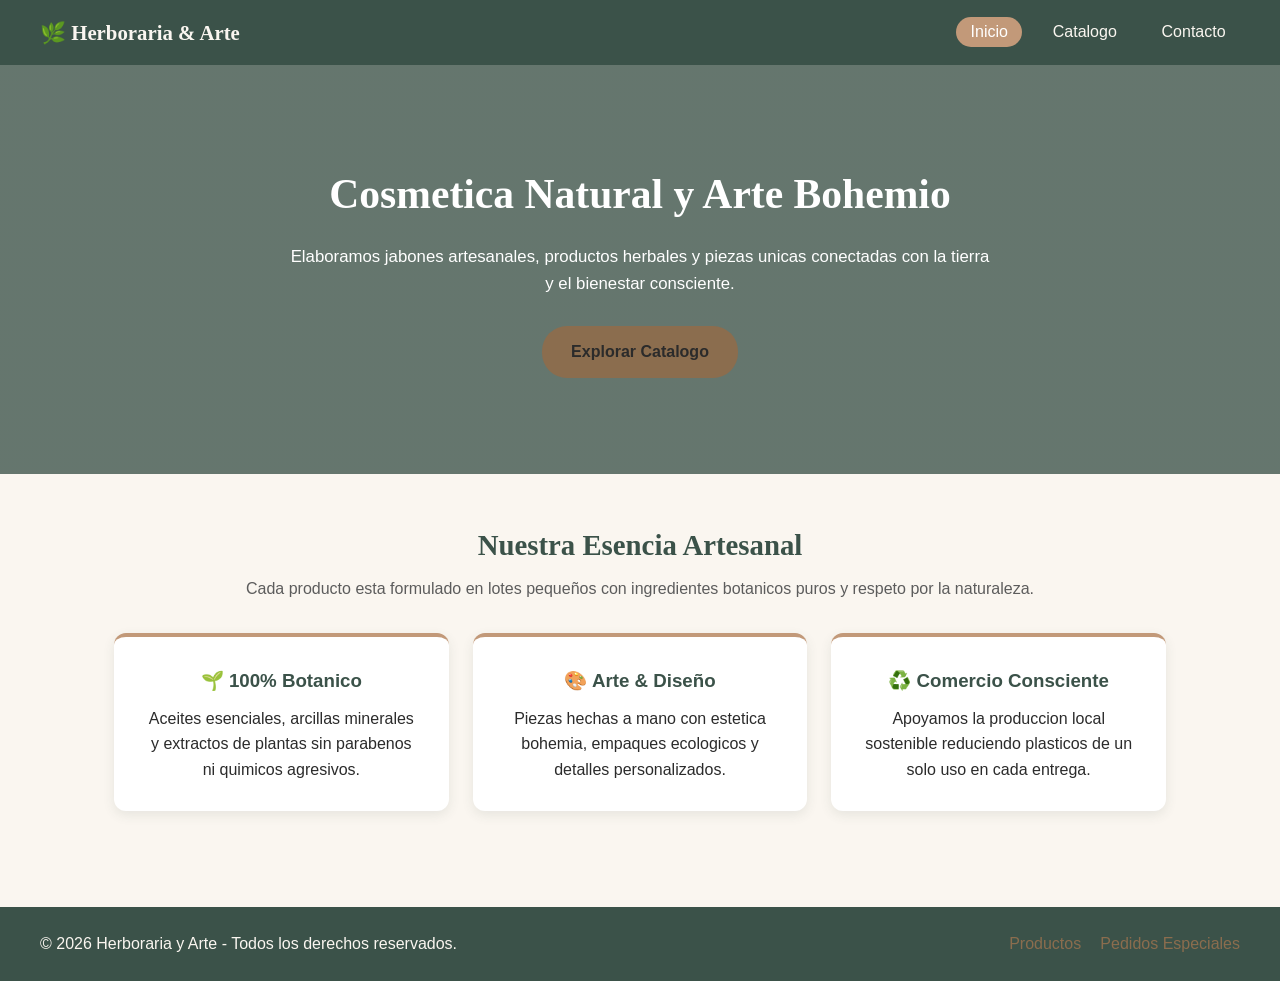
<file: index.html>
<!DOCTYPE html>
<!-- Define el idioma principal del documento como español -->
<html lang="es">
<head>
    <!-- Configuración de codificación de caracteres y vista adaptable a dispositivos -->
    <meta charset="UTF-8">
    <meta name="viewport" content="width=device-width, initial-scale=1.0">
    <!-- Título que aparece en la pestaña del navegador -->
    <title>Herboraria y Arte | Inicio</title>

    <!-- Vinculación con la hoja de estilos externa -->
    <link rel="stylesheet" href="styles.css">
</head>
<body>

    <!-- Encabezado principal con el logotipo y el menú de navegación -->
    <header class="encabezado-principal">
        <a href="index.html" class="marca">🌿 Herboraria & Arte</a>

        <button class="boton-hamburguesa" id="botonHamburguesa"
                aria-label="Abrir menú" aria-expanded="false" aria-controls="menuNav">
            ☰ 
        </button>

        
        <nav aria-label="Navegacion principal">
            <ul class="menu-nav" id="menuNav">
                <li><a href="index.html" class="activo">Inicio</a></li>
                <li><a href="productos.html">Catalogo</a></li>
                <li><a href="contacto.html">Contacto</a></li>
            </ul>
        </nav>
    </header>

    <!-- Contenido principal de la página de inicio -->
    <main>

        <!-- Sección destacada de bienvenida (Banner principal) -->
        <section class="banner-hero">
            <article class="banner-contenido">
                <h1>Cosmetica Natural y Arte Bohemio</h1>
                <p>Elaboramos jabones artesanales, productos herbales y piezas unicas conectadas con la tierra y el bienestar consciente.</p>
                <a href="productos.html" class="boton-principal">Explorar Catalogo</a>
            </article>
        </section>

        <!-- Sección informativa sobre los valores y pilares de la marca -->
        <section class="seccion-esencia">
            <h2>Nuestra Esencia Artesanal</h2>
            <p class="subtitulo">Cada producto esta formulado en lotes pequeños con ingredientes botanicos puros y respeto por la naturaleza.</p>
            
            <!-- Contenedor en cuadrícula para las tarjetas de pilares -->
            <section class="contenedor-pilares">
                <!-- Primer pilar: Ingredientes naturales -->
                <article class="tarjeta-pilar">
                    <h3>🌱 100% Botanico</h3>
                    <p>Aceites esenciales, arcillas minerales y extractos de plantas sin parabenos ni quimicos agresivos.</p>
                </article>
                <!-- Segundo pilar: Diseño artesanal -->
                <article class="tarjeta-pilar">
                    <h3>🎨 Arte & Diseño</h3>
                    <p>Piezas hechas a mano con estetica bohemia, empaques ecologicos y detalles personalizados.</p>
                </article>
                <!-- Tercer pilar: Sustentabilidad -->
                <article class="tarjeta-pilar">
                    <h3>♻️ Comercio Consciente</h3>
                    <p>Apoyamos la produccion local sostenible reduciendo plasticos de un solo uso en cada entrega.</p>
                </article>
            </section>
        </section>
    </main>

    <!-- Pie de página con derechos de autor y enlaces secundarios -->
    <footer class="pie-pagina">
        <p>© 2026 Herboraria y Arte - Todos los derechos reservados.</p>
        <nav aria-label="Enlaces legales y redes">
            <ul class="menu-footer">
                <li><a href="productos.html">Productos</a></li>
                <li><a href="contacto.html">Pedidos Especiales</a></li>
            </ul>
        </nav>
    </footer>
    <script src="main.js"></script>

</body>
</html>
</file>
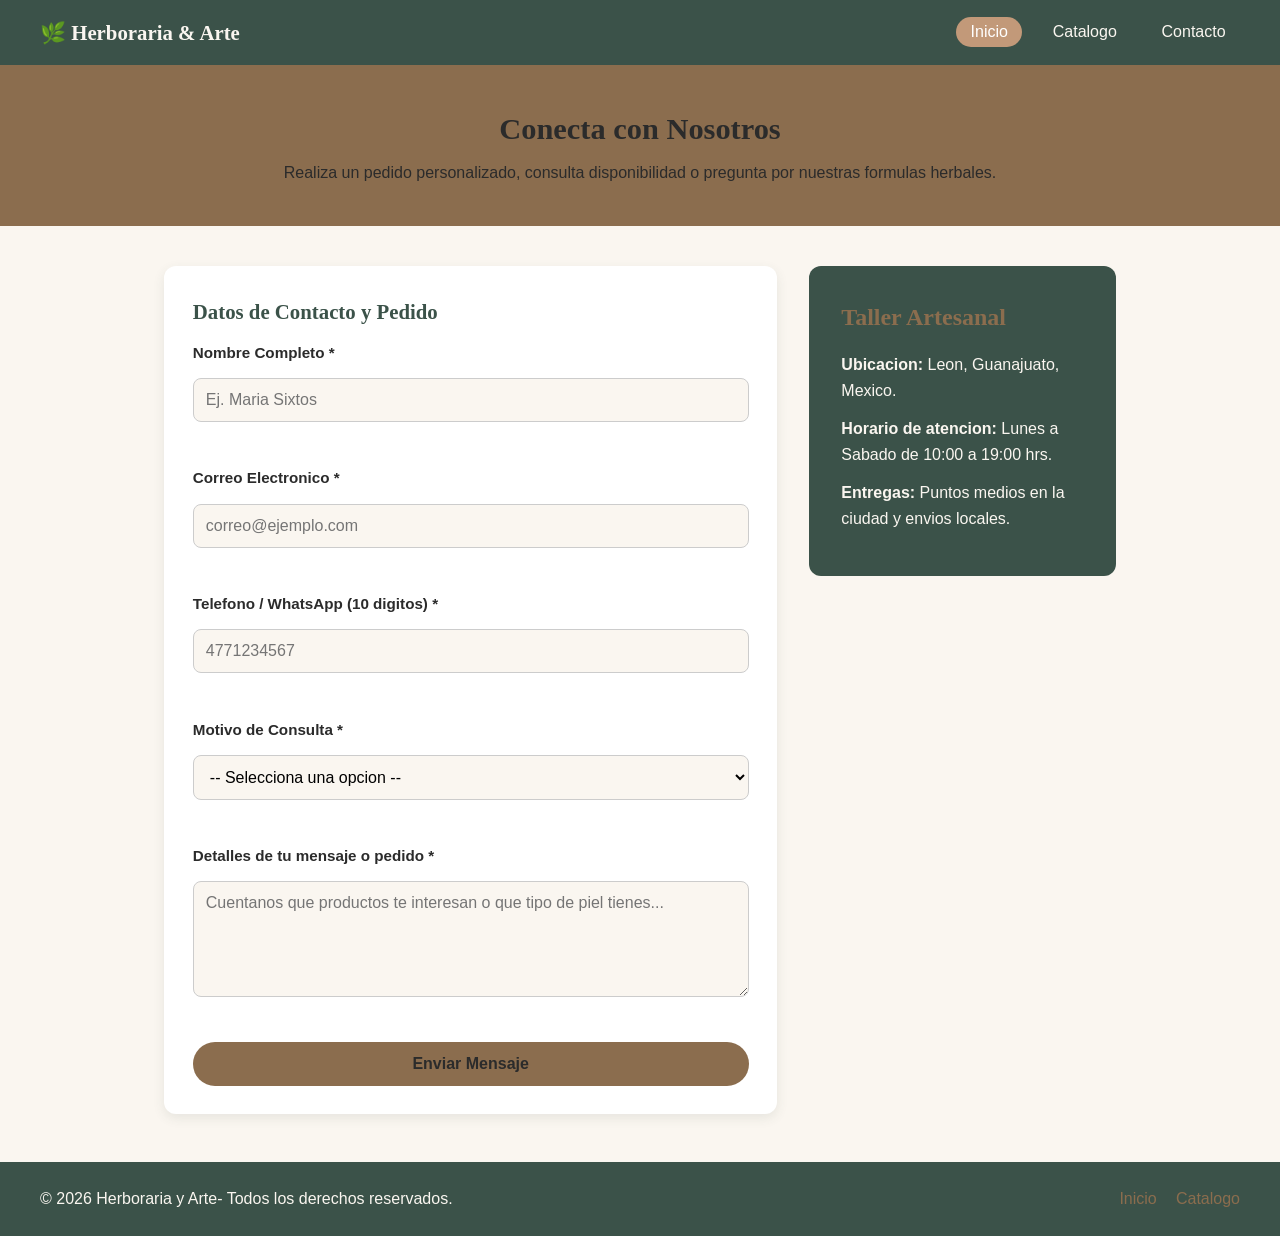
<file: contacto.html>
<!DOCTYPE html>
<!-- Define el idioma principal del documento como español -->
<html lang="es">
<head>
    <!-- Configuración de codificación de caracteres y vista adaptable -->
    <meta charset="UTF-8">
    <meta name="viewport" content="width=device-width, initial-scale=1.0">
    <!-- Título de la pestaña para la sección de contacto -->
    <title>Contacto | Herboraria y Arte</title>
    <!-- Enlace a la hoja de estilos CSS -->
    <link rel="stylesheet" href="styles.css">
</head>
<body>

    <!-- Encabezado principal con marca y barra de navegación -->
    <header class="encabezado-principal">
        <a href="index.html" class="marca">🌿 Herboraria & Arte</a>

        <button class="boton-hamburguesa" id="botonHamburguesa"
                aria-label="Abrir menú" aria-expanded="false" aria-controls="menuNav">
            ☰ 
        </button>

        
        <nav aria-label="Navegacion principal">
            <ul class="menu-nav" id="menuNav">
                <li><a href="index.html" class="activo">Inicio</a></li>
                <li><a href="productos.html">Catalogo</a></li>
                <li><a href="contacto.html">Contacto</a></li>
            </ul>
        </nav>
    </header>
    
    <!-- Contenido principal de la página de contacto -->
    <main>
        <!-- Título e introducción de la página -->
        <section class="cabecera-pagina">
            <h1>Conecta con Nosotros</h1>
            <p>Realiza un pedido personalizado, consulta disponibilidad o pregunta por nuestras formulas herbales.</p>
        </section>

        <!-- Contenedor principal que divide el formulario y la información lateral -->
        <section class="contenedor-contacto">
            <!-- Formulario de contacto y solicitudes de pedido -->
            <form action="#" method="post" class="formulario-contacto">
                
                <!-- Agrupación de los campos del formulario -->
                <fieldset class="grupo-campos">
                    <legend>Datos de Contacto y Pedido</legend>

                    <!-- Campo para el nombre completo con validación de longitud -->
                    <label for="nombre">Nombre Completo *</label>
                    <input type="text" id="nombre" name="nombre" placeholder="Ej. Maria Sixtos" required minlength="3" maxlength="60">

                    <!-- Campo para el correo electrónico -->
                    <label for="correo">Correo Electronico *</label>
                    <input type="email" id="correo" name="correo" placeholder="correo@ejemplo.com" required>

                    <!-- Campo para el teléfono con patrón numérico de 10 dígitos -->
                    <label for="telefono">Telefono / WhatsApp (10 digitos) *</label>
                    <input type="tel" id="telefono" name="telefono" placeholder="4771234567" pattern="[0-9]{10}" title="Ingresa un numero valido de 10 digitos" required>

                    <!-- Lista desplegable para elegir el motivo del mensaje -->
                    <label for="motivo">Motivo de Consulta *</label>
                    <select id="motivo" name="motivo" required>
                        <option value="" disabled selected>-- Selecciona una opcion --</option>
                        <option value="pedido">Pedido de Catalogo</option>
                        <option value="personalizado">Jabon o Formula Personalizada</option>
                        <option value="mayoreo">Cotizacion por Mayoreo</option>
                        <option value="duda">Consulta sobre Ingredientes</option>
                    </select>

                    <!-- Área de texto para escribir los detalles del mensaje o pedido -->
                    <label for="mensaje">Detalles de tu mensaje o pedido *</label>
                    <textarea id="mensaje" name="mensaje" rows="5" placeholder="Cuentanos que productos te interesan o que tipo de piel tienes..." required minlength="10"></textarea>

                    <!-- Botón para enviar el formulario -->
                    <button type="submit" class="boton-principal">Enviar Mensaje</button>
                </fieldset>

            </form>

            <!-- Barra lateral con datos de ubicación, horario y entregas del taller -->
            <aside class="info-lateral">
                <h2>Taller Artesanal</h2>
                <p><strong>Ubicacion:</strong> Leon, Guanajuato, Mexico.</p>
                <p><strong>Horario de atencion:</strong> Lunes a Sabado de 10:00 a 19:00 hrs.</p>
                <p><strong>Entregas:</strong> Puntos medios en la ciudad y envios locales.</p>
            </aside>
        </section>
    </main>

    <!-- Pie de página con derechos de autor y enlaces de navegación -->
    <footer class="pie-pagina">
        <p>© 2026 Herboraria y Arte- Todos los derechos reservados.</p>
        <nav aria-label="Enlaces secundarios">
            <ul class="menu-footer">
                <li><a href="index.html">Inicio</a></li>
                <li><a href="productos.html">Catalogo</a></li>
            </ul>
        </nav>
    </footer>
    <script src="main.js"></script>

</body>
</html>
</file>
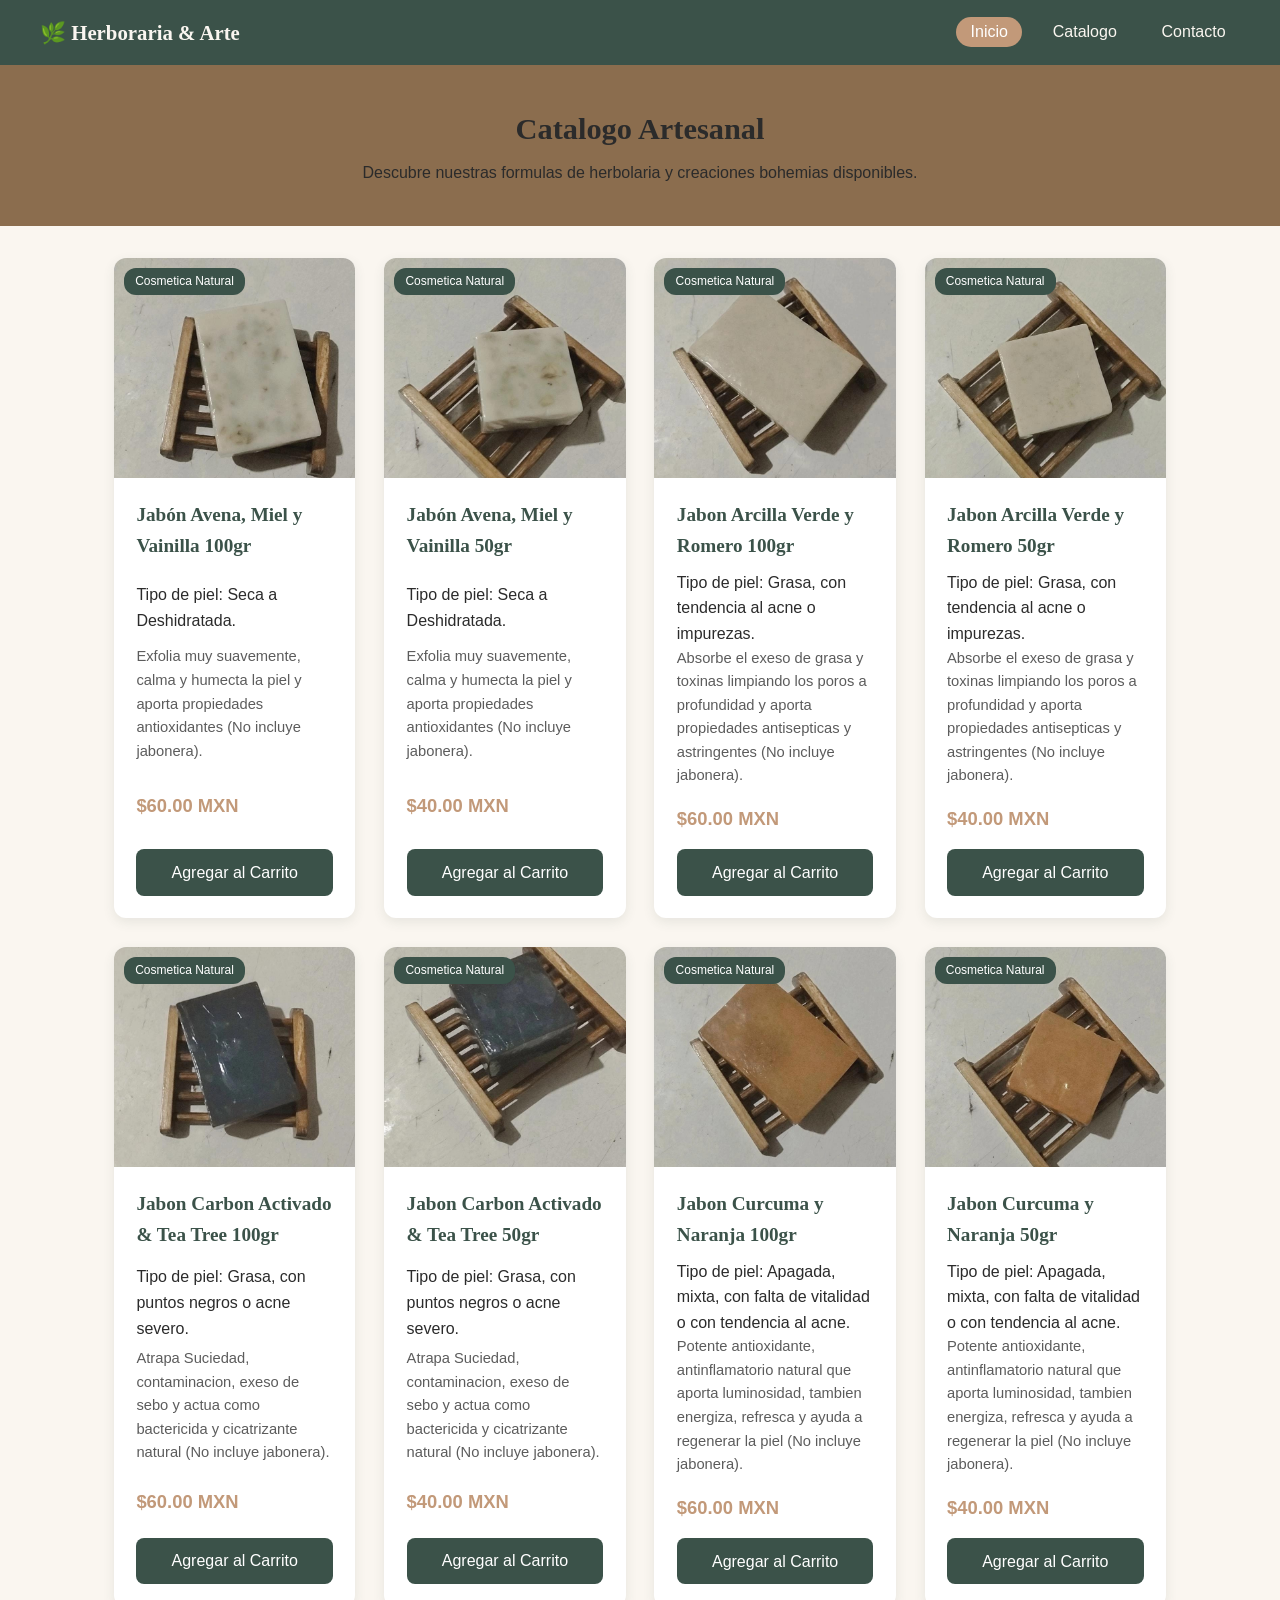
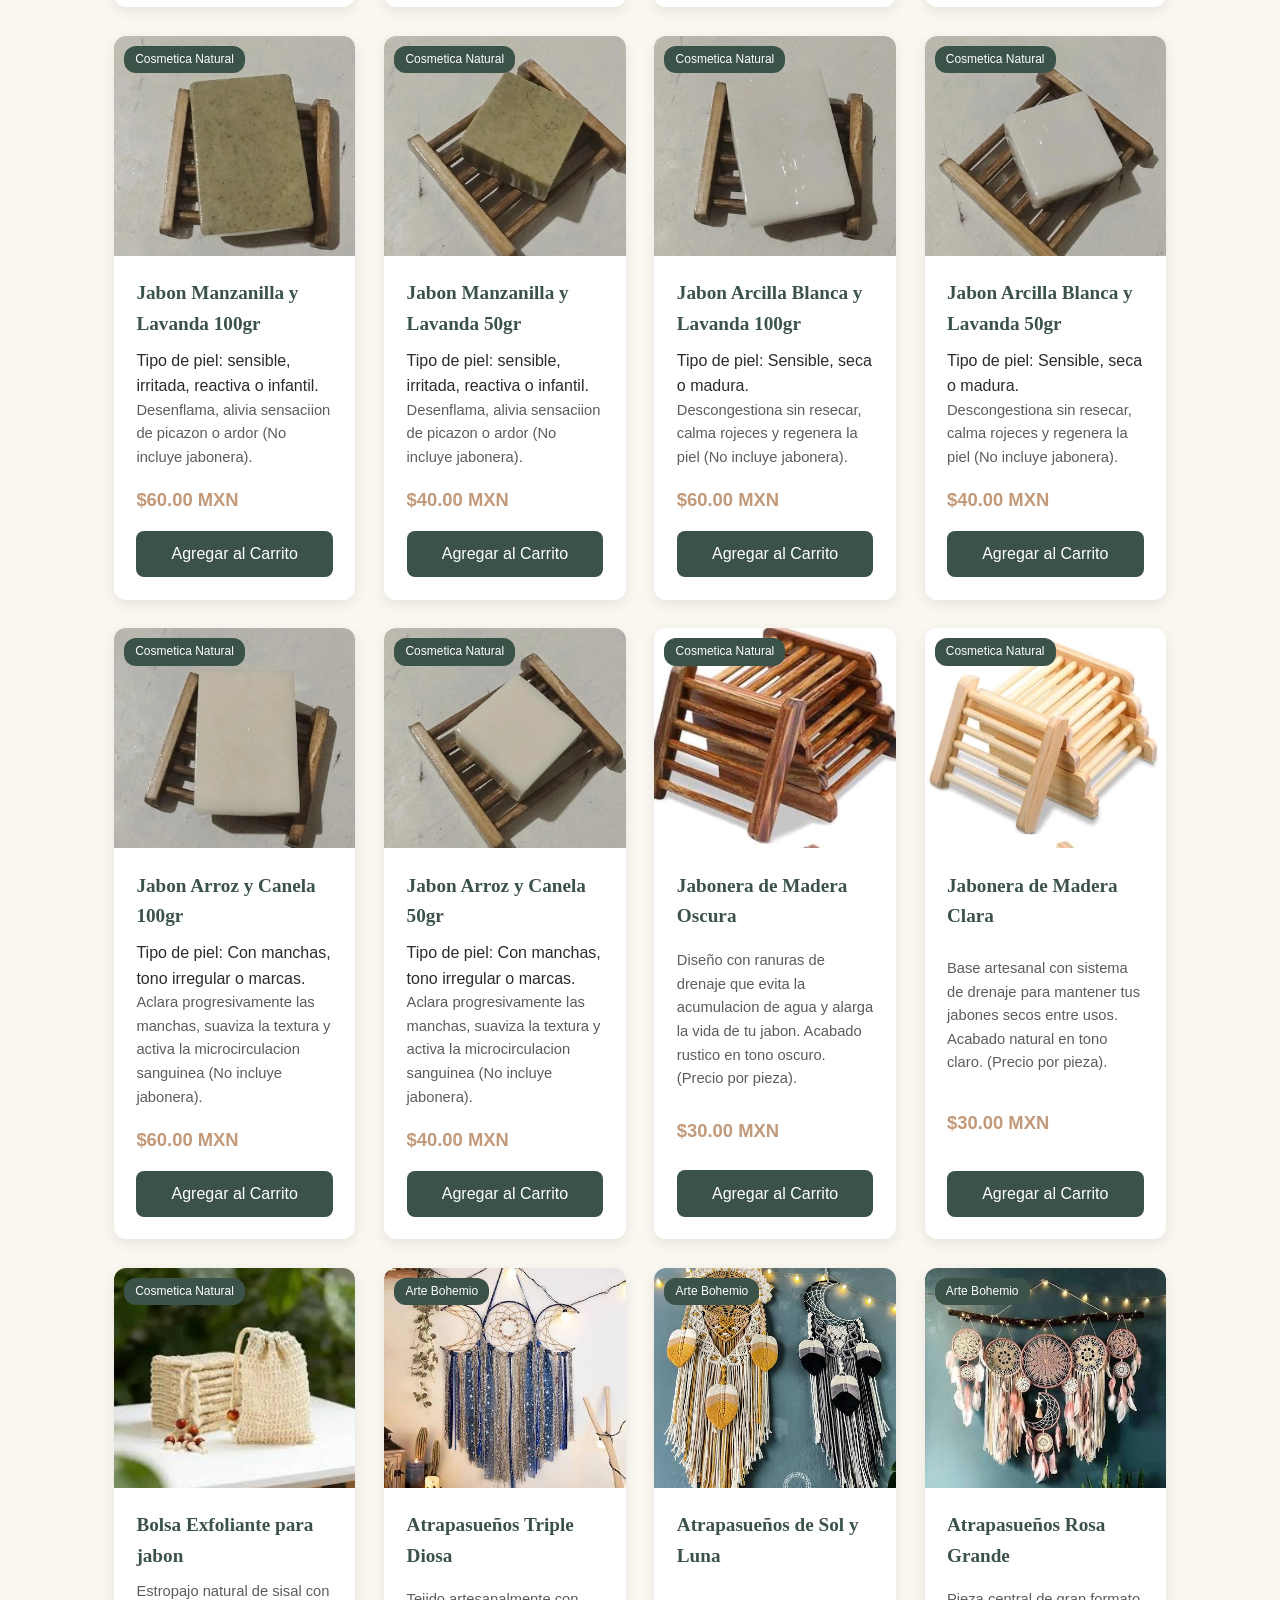
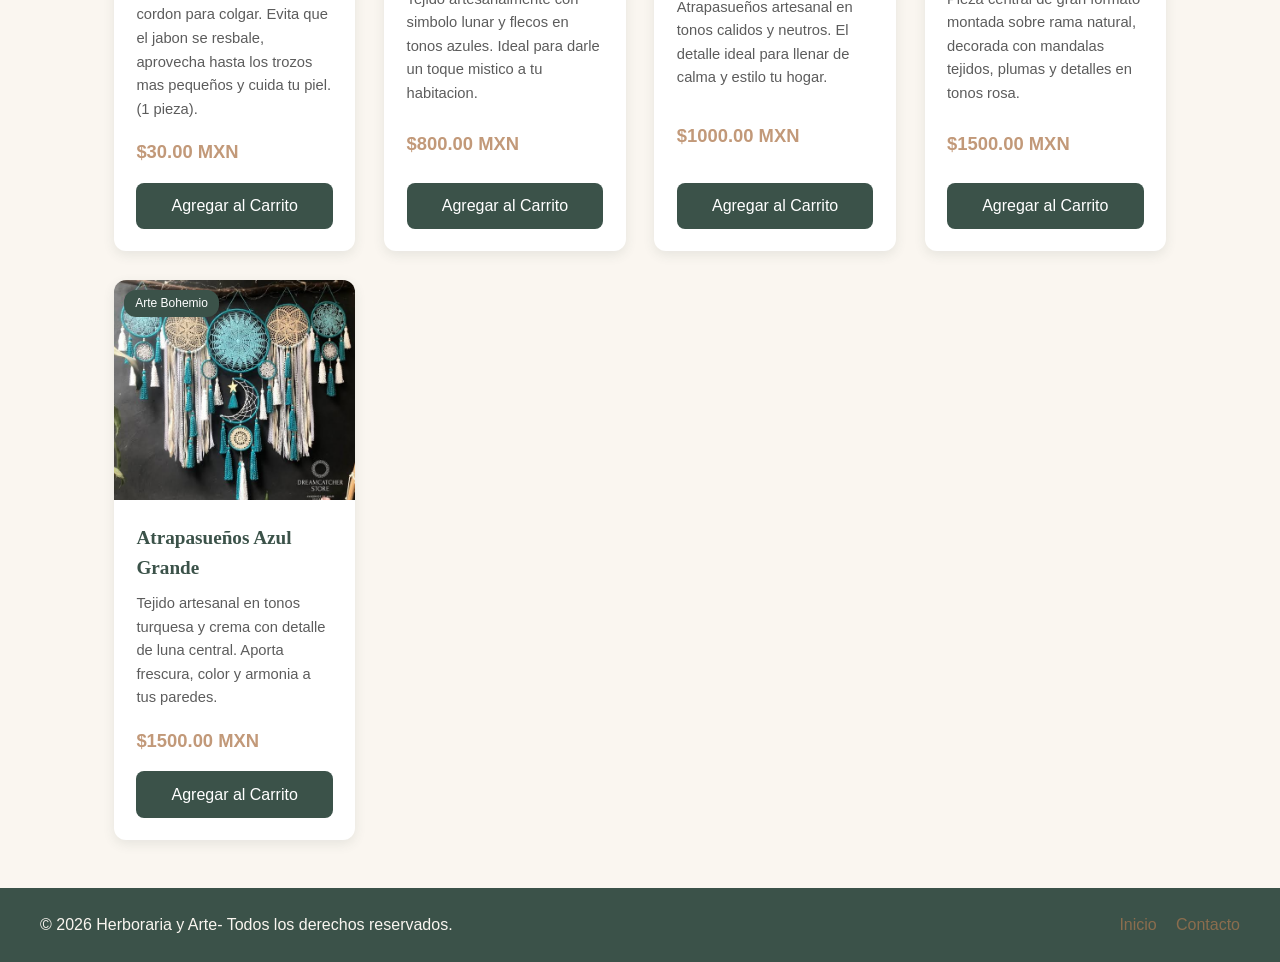
<file: productos.html>
<!DOCTYPE html>
<!-- Define el idioma principal del documento como español -->
<html lang="es">
<head>
    <!-- Configuración de codificación de caracteres y vista adaptable -->
    <meta charset="UTF-8">
    <meta name="viewport" content="width=device-width, initial-scale=1.0">
    <!-- Título de la pestaña para la sección de catálogo -->
    <title>Catalogo | Herboraria y Arte</title>
    <!-- Enlace a la hoja de estilos CSS -->
    <link rel="stylesheet" href="styles.css">
</head>
<body>

    <!-- Encabezado principal con marca y barra de navegación -->
    <header class="encabezado-principal">
        <a href="index.html" class="marca">🌿 Herboraria & Arte</a>

        <button class="boton-hamburguesa" id="botonHamburguesa"
                aria-label="Abrir menú" aria-expanded="false" aria-controls="menuNav">
            ☰ 
        </button>

        
        <nav aria-label="Navegacion principal">
            <ul class="menu-nav" id="menuNav">
                <li><a href="index.html" class="activo">Inicio</a></li>
                <li><a href="productos.html">Catalogo</a></li>
                <li><a href="contacto.html">Contacto</a></li>
            </ul>
        </nav>
    </header>

    <!-- Contenido principal de la página de catálogo -->
    <main>
        <!-- Encabezado descriptivo de la sección -->
        <section class="cabecera-pagina">
            <h1>Catalogo Artesanal</h1>
            <p>Descubre nuestras formulas de herbolaria y creaciones bohemias disponibles.</p>
        </section>


        <!-- Cuadrícula principal que contiene las tarjetas de todos los productos -->
        <section class="grid-catalogo" aria-label="Lista de productos">
            
            <!-- Tarjeta del producto 1: Jabón de Avena, Miel y Vainilla -->
            <article class="tarjeta-producto">
                <figure class="imagen-producto">
                    <img src="img/JabonAvenaGrande.jpeg" alt="Jabon artesanal de Avena, Miel y Vainilla">
                    <figcaption>Cosmetica Natural</figcaption>
                </figure>
                <header class="info-producto">
                    <h2>Jabón Avena, Miel y Vainilla 100gr</h2>
                    <p class="tipodepiel">Tipo de piel: Seca a Deshidratada.</p>
                    <p class="descripcion">Exfolia muy suavemente, calma y humecta la piel y aporta propiedades antioxidantes (No incluye jabonera). </p>
                    <p class="precio">$60.00 MXN</p>
                    <a href="contacto.html" class="boton-secundario">Agregar al Carrito</a>
                </header>
            </article>
            <!-- Tarjeta del producto 1.1: Jabón de Avena, Miel y Vainilla -->
            <article class="tarjeta-producto">
                <figure class="imagen-producto">
                    <img src="img/JabonAvenaChico.jpeg" alt="Jabon artesanal de Avena, Miel y Vainilla">
                    <figcaption>Cosmetica Natural</figcaption>
                </figure>
                <header class="info-producto">
                    <h2>Jabón Avena, Miel y Vainilla 50gr</h2>
                    <p class="tipodepiel">Tipo de piel: Seca a Deshidratada.</p>
                    <p class="descripcion">Exfolia muy suavemente, calma y humecta la piel y aporta propiedades antioxidantes (No incluye jabonera). </p>
                    <p class="precio">$40.00 MXN</p>
                    <a href="contacto.html" class="boton-secundario">Agregar al Carrito</a>
                </header>
            </article>

            <!-- Tarjeta del producto 2: Jabón de Arcilla Verde y Romero  -->
            <article class="tarjeta-producto">
                <figure class="imagen-producto">
                    <img src="img/JabonArcillaVerdeGrande.jpeg" alt="Jabon artesanal de arcilla verde y romero">
                    <figcaption>Cosmetica Natural</figcaption>
                </figure>
                <header class="info-producto">
                    <h2>Jabon Arcilla Verde y Romero 100gr</h2>
                    <p class="tipodepiel">Tipo de piel: Grasa, con tendencia al acne o impurezas.</p>
                    <p class="descripcion">Absorbe el exeso de grasa y toxinas limpiando los poros a profundidad y aporta propiedades antisepticas y astringentes (No incluye jabonera).</p>
                    <p class="precio">$60.00 MXN</p>
                    <a href="contacto.html" class="boton-secundario">Agregar al Carrito</a>
                </header>
            </article>
            <!-- Tarjeta del producto 2.1: Jabón de Arcilla Verde y Romero -->
            <article class="tarjeta-producto">
                <figure class="imagen-producto">
                    <img src="img/JabonArcillaVerdeChico.jpeg" alt="Jabon artesanal de arcilla verde y romero">
                    <figcaption>Cosmetica Natural</figcaption>
                </figure>
                <header class="info-producto">
                    <h2>Jabon Arcilla Verde y Romero 50gr</h2>
                    <p class="tipodepiel">Tipo de piel: Grasa, con tendencia al acne o impurezas.</p>
                    <p class="descripcion">Absorbe el exeso de grasa y toxinas limpiando los poros a profundidad y aporta propiedades antisepticas y astringentes (No incluye jabonera).</p>
                    <p class="precio">$40.00 MXN</p>
                    <a href="contacto.html" class="boton-secundario">Agregar al Carrito</a>
                </header>
            </article>

            <!-- Tarjeta del producto 3: Jabón de Carbón Activado & Tea Tree -->
            <article class="tarjeta-producto">
                <figure class="imagen-producto">
                    <img src="img/JabonCarbonActivadoGrande.jpeg" alt="Jabon artesanal de carbon activado y arbol de te">
                    <figcaption>Cosmetica Natural</figcaption>
                </figure>
                <header class="info-producto">
                    <h2>Jabon Carbon Activado & Tea Tree 100gr</h2>
                    <p class="tipodepiel">Tipo de piel: Grasa, con puntos negros o acne severo.</p>
                    <p class="descripcion">Atrapa Suciedad, contaminacion, exeso de sebo y actua como bactericida y cicatrizante natural (No incluye jabonera).</p>
                    <p class="precio">$60.00 MXN</p>
                    <a href="contacto.html" class="boton-secundario">Agregar al Carrito</a>
                </header>
            </article>
            <!-- Tarjeta del producto 3.1: Jabón de Carbón Activado & Tea Tree -->
            <article class="tarjeta-producto">
                <figure class="imagen-producto">
                    <img src="img/JabonCarbonActivadoChico.jpeg" alt="Jabon artesanal de carbon activado y arbol de te">
                    <figcaption>Cosmetica Natural</figcaption>
                </figure>
                <header class="info-producto">
                    <h2>Jabon Carbon Activado & Tea Tree 50gr</h2>
                    <p class="tipodepiel">Tipo de piel: Grasa, con puntos negros o acne severo.</p>
                    <p class="descripcion">Atrapa Suciedad, contaminacion, exeso de sebo y actua como bactericida y cicatrizante natural (No incluye jabonera).</p>
                    <p class="precio">$40.00 MXN</p>
                    <a href="contacto.html" class="boton-secundario">Agregar al Carrito</a>
                </header>
            </article>

            <!-- Tarjeta del producto 4: Jabón de Curcuma y Naranja -->
            <article class="tarjeta-producto">
                <figure class="imagen-producto">
                    <img src="img/JabonCurcumaGrande.jpeg" alt="Jabon artesanal Curcuma y Naranja">
                    <figcaption>Cosmetica Natural</figcaption>
                </figure>
                <header class="info-producto">
                    <h2>Jabon Curcuma y Naranja 100gr</h2>
                    <p class="tipodepiel">Tipo de piel: Apagada, mixta, con falta de vitalidad o con tendencia al acne.</p>
                    <p class="descripcion">Potente antioxidante, antinflamatorio natural que aporta luminosidad, tambien energiza, refresca y ayuda a regenerar la piel (No incluye jabonera).</p>
                    <p class="precio">$60.00 MXN</p>
                    <a href="contacto.html" class="boton-secundario">Agregar al Carrito</a>
                </header>
            </article>
            <!-- Tarjeta del producto 4.1: Jabón de Curcuma y Naranja -->
            <article class="tarjeta-producto">
                <figure class="imagen-producto">
                    <img src="img/JabonCurcumaChico.jpeg" alt="Jabon artesanal Curcuma y Naranja">
                    <figcaption>Cosmetica Natural</figcaption>
                </figure>
                <header class="info-producto">
                    <h2>Jabon Curcuma y Naranja 50gr</h2>
                    <p class="tipodepiel">Tipo de piel: Apagada, mixta, con falta de vitalidad o con tendencia al acne.</p>
                    <p class="descripcion">Potente antioxidante, antinflamatorio natural que aporta luminosidad, tambien energiza, refresca y ayuda a regenerar la piel (No incluye jabonera).</p>
                    <p class="precio">$40.00 MXN</p>
                    <a href="contacto.html" class="boton-secundario">Agregar al Carrito</a>
                </header>
            </article>

            <!-- Tarjeta del producto 5: Jabón de Manzanilla y Lavanda -->
            <article class="tarjeta-producto">
                <figure class="imagen-producto">
                    <img src="img/JabonManzanillaGrande.jpeg" alt="Jabon artesanal Manzanilla y Lavanda">
                    <figcaption>Cosmetica Natural</figcaption>
                </figure>
                <header class="info-producto">
                    <h2>Jabon Manzanilla y Lavanda 100gr</h2>
                    <p class="tipodepiel">Tipo de piel: sensible, irritada, reactiva o infantil.</p>
                    <p class="descripcion">Desenflama, alivia sensaciion de picazon o ardor (No incluye jabonera).</p>
                    <p class="precio">$60.00 MXN</p>
                    <a href="contacto.html" class="boton-secundario">Agregar al Carrito</a>
                </header>
            </article>
            <!-- Tarjeta del producto 5.1: Jabón de Manzanilla y Lavanda -->
            <article class="tarjeta-producto">
                <figure class="imagen-producto">
                    <img src="img/JabonManzanillaChico.jpeg" alt="Jabon artesanal Manzanilla y Lavanda">
                    <figcaption>Cosmetica Natural</figcaption>
                </figure>
                <header class="info-producto">
                    <h2>Jabon Manzanilla y Lavanda 50gr</h2>
                    <p class="tipodepiel">Tipo de piel: sensible, irritada, reactiva o infantil.</p>
                    <p class="descripcion">Desenflama, alivia sensaciion de picazon o ardor (No incluye jabonera).</p>
                    <p class="precio">$40.00 MXN</p>
                    <a href="contacto.html" class="boton-secundario">Agregar al Carrito</a>
                </header>
            </article>

            <!-- Tarjeta del producto 6: Jabón de Arcilla Blanca y Lavanda -->
            <article class="tarjeta-producto">
                <figure class="imagen-producto">
                    <img src="img/JabonArcillaBlancaGrande.jpeg" alt="Jabon artesanal Arcilla Blanca y Lavanda">
                    <figcaption>Cosmetica Natural</figcaption>
                </figure>
                <header class="info-producto">
                    <h2>Jabon Arcilla Blanca y Lavanda 100gr</h2>
                    <p class="tipodepiel">Tipo de piel: Sensible, seca o madura.</p>
                    <p class="descripcion">Descongestiona sin resecar, calma rojeces y regenera la piel (No incluye jabonera).</p>
                    <p class="precio">$60.00 MXN</p>
                    <a href="contacto.html" class="boton-secundario">Agregar al Carrito</a>
                </header>
            </article>
            <!-- Tarjeta del producto 6.1: Jabón de Arcilla Blanca y Lavanda -->
            <article class="tarjeta-producto">
                <figure class="imagen-producto">
                    <img src="img/JabonArcillaBlancaChico.jpeg" alt="Jabon artesanal Arcilla Blanca y Lavanda">
                    <figcaption>Cosmetica Natural</figcaption>
                </figure>
                <header class="info-producto">
                    <h2>Jabon Arcilla Blanca y Lavanda 50gr</h2>
                    <p class="tipodepiel">Tipo de piel: Sensible, seca o madura.</p>
                    <p class="descripcion">Descongestiona sin resecar, calma rojeces y regenera la piel (No incluye jabonera).</p>
                    <p class="precio">$40.00 MXN</p>
                    <a href="contacto.html" class="boton-secundario">Agregar al Carrito</a>
                </header>
            </article>

            <!-- Tarjeta del producto 7: Jabón de Arroz y Canela -->
            <article class="tarjeta-producto">
                <figure class="imagen-producto">
                    <img src="img/JabonArrozGrande.jpeg" alt="Jabon artesanal Arroz y Canela">
                    <figcaption>Cosmetica Natural</figcaption>
                </figure>
                <header class="info-producto">
                    <h2>Jabon Arroz y Canela 100gr</h2>
                    <p class="tipodepiel">Tipo de piel: Con manchas, tono irregular o marcas.</p>
                    <p class="descripcion">Aclara progresivamente las manchas, suaviza la textura y activa la microcirculacion sanguinea (No incluye jabonera).</p>
                    <p class="precio">$60.00 MXN</p>
                    <a href="contacto.html" class="boton-secundario">Agregar al Carrito</a>
                </header>
            </article>
            <!-- Tarjeta del producto 7.1: Jabón de Arroz y Canela -->
            <article class="tarjeta-producto">
                <figure class="imagen-producto">
                    <img src="img/JabonArrozChico.jpeg" alt="Jabon artesanal Arroz y Canela">
                    <figcaption>Cosmetica Natural</figcaption>
                </figure>
                <header class="info-producto">
                    <h2>Jabon Arroz y Canela 50gr</h2>
                    <p class="tipodepiel">Tipo de piel: Con manchas, tono irregular o marcas.</p>
                    <p class="descripcion">Aclara progresivamente las manchas, suaviza la textura y activa la microcirculacion sanguinea (No incluye jabonera).</p>
                    <p class="precio">$40.00 MXN</p>
                    <a href="contacto.html" class="boton-secundario">Agregar al Carrito</a>
                </header>
            </article>

            <!-- Tarjeta del producto 8: Jabonera de Madera Oscura -->
            <article class="tarjeta-producto">
                <figure class="imagen-producto">
                    <img src="img/JaboneraCafe.jpg" alt="Jabonera de Madera Cafe Oscuro">
                    <figcaption>Cosmetica Natural</figcaption>
                </figure>
                <header class="info-producto">
                    <h2>Jabonera de Madera Oscura</h2>
                    <p class="descripcion">Diseño con ranuras de drenaje que evita la acumulacion de agua y alarga la vida de tu jabon. Acabado rustico en tono oscuro. (Precio por pieza).</p>
                    <p class="precio">$30.00 MXN</p>
                    <a href="contacto.html" class="boton-secundario">Agregar al Carrito</a>
                </header>

            </article>

            <!-- Tarjeta del producto 8.1: Jabonera de Madera Clara -->
            <article class="tarjeta-producto">
                <figure class="imagen-producto">
                    <img src="img/JaboneraBlanca.jpg" alt="Jabonera de Madera Cafe Claro">
                    <figcaption>Cosmetica Natural</figcaption>
                </figure>
                <header class="info-producto">
                    <h2>Jabonera de Madera Clara</h2>
                    <p class="descripcion">Base artesanal con sistema de drenaje para mantener tus jabones secos entre usos. Acabado natural en tono claro. (Precio por pieza).</p>
                    <p class="precio">$30.00 MXN</p>
                    <a href="contacto.html" class="boton-secundario">Agregar al Carrito</a>
                </header>
            </article>

            <!-- Tarjeta del producto 9:  -->
            <article class="tarjeta-producto">
                <figure class="imagen-producto">
                    <img src="img/Bolsadejabondesisal.jpg" alt="Bolsa de sisal para jabon de baño">
                    <figcaption>Cosmetica Natural</figcaption>
                </figure>
                <header class="info-producto">
                    <h2>Bolsa Exfoliante para jabon</h2>
                    <p class="descripcion"> Estropajo natural de sisal con cordon para colgar. Evita que el jabon se resbale, aprovecha hasta los trozos mas pequeños y cuida tu piel. (1 pieza).</p>
                    <p class="precio">$30.00 MXN</p>
                    <a href="contacto.html" class="boton-secundario">Agregar al Carrito</a>
                </header>
            </article>

            <!-- Tarjeta del producto 10:  -->
            <article class="tarjeta-producto">
                <figure class="imagen-producto">
                    <img src="img/atrapasuenostriplediosa.jpg" alt="Atrapasueños Representativo de la Triple Diosa">
                    <figcaption>Arte Bohemio</figcaption>
                </figure>
                <header class="info-producto">
                    <h2>Atrapasueños Triple Diosa</h2>
                    <p class="descripcion">Tejido artesanalmente con simbolo lunar y flecos en tonos azules. Ideal para darle un toque mistico a tu habitacion.</p>
                    <p class="precio">$800.00 MXN</p>
                    <a href="contacto.html" class="boton-secundario">Agregar al Carrito</a>
                </header>
            </article>

            <!-- Tarjeta del producto 11:  -->
            <article class="tarjeta-producto">
                <figure class="imagen-producto">
                    <img src="img/atrapasuenosSolyLuna.jpg" alt="Duo de Atrapasueños Uno de Sol y Otro de Luna">
                    <figcaption>Arte Bohemio</figcaption>
                </figure>
                <header class="info-producto">
                    <h2>Atrapasueños de Sol y Luna</h2>
                    <p class="descripcion">Atrapasueños artesanal en tonos calidos y neutros. El detalle ideal para llenar de calma y estilo tu hogar.</p>
                    <p class="precio">$1000.00 MXN</p>
                    <a href="contacto.html" class="boton-secundario">Agregar al Carrito</a>
                </header>
            </article>

            <!-- Tarjeta del producto 12: -->
            <article class="tarjeta-producto">
                <figure class="imagen-producto">
                    <img src="img/atrapasuenosRosaGrande.jpg" alt="Atrapasueños decorativo Rosa">
                    <figcaption>Arte Bohemio</figcaption>
                </figure>
                <header class="info-producto">
                    <h2>Atrapasueños Rosa Grande</h2>
                    <p class="descripcion">Pieza central de gran formato montada sobre rama natural, decorada con mandalas tejidos, plumas y detalles en tonos rosa.</p>
                    <p class="precio">$1500.00 MXN</p>
                    <a href="contacto.html" class="boton-secundario">Agregar al Carrito</a>
                </header>
            </article>

            <!-- Tarjeta del producto 13: -->
            <article class="tarjeta-producto">
                <figure class="imagen-producto">
                    <img src="img/atrapasuenosAzulGrande.jpg" alt="Atrapasueños decorativo Azul">
                    <figcaption>Arte Bohemio</figcaption>
                </figure>
                <header class="info-producto">
                    <h2>Atrapasueños Azul Grande</h2>
                    <p class="descripcion">Tejido artesanal en tonos turquesa y crema con detalle de luna central. Aporta frescura, color y armonia a tus paredes.</p>
                    <p class="precio">$1500.00 MXN</p>
                    <a href="contacto.html" class="boton-secundario">Agregar al Carrito</a>
                </header>
            </article>

        </section>
    </main>

    <!-- Pie de página con derechos de autor y enlaces secundarios -->
    <footer class="pie-pagina">
        <p>© 2026 Herboraria y Arte- Todos los derechos reservados.</p>
        <nav aria-label="Enlaces secundarios">
            <ul class="menu-footer">
                <li><a href="index.html">Inicio</a></li>
                <li><a href="contacto.html">Contacto</a></li>
            </ul>
        </nav>
    </footer>
    <script src="main.js"></script>

</body>
</html>
</file>
<file: styles.css>
/* Variables globales para paleta de colores, tipografías, bordes y sombras */
:root {
    --kolordelfondo: #FAF6F0;   
    --kolordelasuperficie: #FFFFFF;  
    --kolorprimario: #3B5249;   
    --kolorsecundario: #c29979;   
    --koloracento: #8b6d4e;    
    --kolordeltexto: #2B2B2B;   
    --kolordelotrotexto: #5C5C5C; 
    --fuentedelostitulos: 'Georgia', serif;
    --fuentedelcuerpo: 'Segoe UI', Tahoma, Geneva, Verdana, sans-serif;
    --radioborde: 12px;
    --sombrasuave: 0 4px 12px rgba(59, 82, 73, 0.1);
}

/* Reseteo básico de márgenes, rellenos y modelo de caja para todos los elementos */
*, *::before, *::after {
    box-sizing: border-box;
    margin: 0;
    padding: 0;
}

/* Estilos base del documento y prevención de desbordamiento horizontal */
html, body {
    width: 100%;
    max-width: 100%;
    overflow-x: hidden;
    background-color: var(--kolordelfondo);
    color: var(--kolordeltexto);
    font-family: var(--fuentedelcuerpo);
    line-height: 1.6;
}

/* Ajuste responsivo por defecto para todas las imágenes */
img {
    max-width: 100%;
    height: auto;
    display: block;
}

/* Estilos de la barra de navegación superior fija (sticky) */
.encabezado-principal {
    background-color: var(--kolorprimario);
    color: var(--kolordelasuperficie);
    padding: 1rem 1.5rem;
    display: flex;
    flex-direction: column;
    align-items: center;
    justify-content: space-between;
    gap: 1rem;
    position: sticky;
    top: 0;
    z-index: 100;
}

/* Estilo del logotipo o nombre de la marca en el encabezado */
.marca {
    font-family: var(--fuentedelostitulos);
    font-size: 1.3rem;
    font-weight: bold;
    color: var(--kolordelfondo);
    text-decoration: none;
    text-align: center;
}

/* Contenedor de los enlaces del menú de navegación */
.menu-nav {
    list-style: none;
    display: flex;
    flex-wrap: wrap;
    justify-content: center;
    gap: 1rem;
}

/* Estilos de cada enlace del menú de navegación */
.menu-nav a {
    color: var(--kolordelfondo);
    text-decoration: none;
    padding: 0.4rem 0.9rem;
    border-radius: 20px;
    transition: background-color 0.3s ease;
    font-weight: 500;
}

/* Efecto al pasar el cursor y estado activo del enlace de navegación */
.menu-nav a:hover,
.menu-nav a.activo {
    background-color: var(--kolorsecundario);
    color: #FFFFFF;
}

/* Sección principal de bienvenida (Hero Banner) en la página de inicio */
.banner-hero {
    background: linear-gradient(rgba(59, 82, 73, 0.78), rgba(59, 82, 73, 0.78)),
                url('') center/cover no-repeat;
    color: var(--kolordelasuperficie);
    padding: 4.5rem 1.5rem;
    text-align: center;
    display: flex;
    justify-content: center;
    align-items: center;
}

/* Contenedor del texto dentro del banner principal */
.banner-contenido {
    max-width: 700px;
}

.banner-contenido h1 {
    font-family: var(--fuentedelostitulos);
    font-size: 2rem;
    margin-bottom: 1rem;
}

.banner-contenido p {
    font-size: 1.05rem;
    margin-bottom: 1.8rem;
}

/* Estilo del botón principal de llamada a la acción */
.boton-principal {
    display: inline-block;
    background-color: var(--koloracento);
    color: var(--kolordeltexto);
    font-weight: bold;
    padding: 0.8rem 1.8rem;
    border-radius: 25px;
    text-decoration: none;
    border: none;
    cursor: pointer;
    font-size: 1rem;
    transition: transform 0.2s ease, background-color 0.3s ease;
}

/* Efecto hover del botón principal */
.boton-principal:hover {
    background-color: var(--kolorsecundario);
    color: #FFFFFF;
    transform: translateY(-2px);
}

/* Sección de esencia artesanal en la página de inicio */
.seccion-esencia {
    padding: 3rem 1.5rem;
    max-width: 1100px;
    margin: 0 auto;
    text-align: center;
}

.seccion-esencia h2 {
    font-family: var(--fuentedelostitulos);
    color: var(--kolorprimario);
    font-size: 1.8rem;
    margin-bottom: 0.5rem;
}

.subtitulo {
    color: var(--kolordelotrotexto);
    margin-bottom: 2rem;
}

/* Cuadrícula para las tarjetas de los pilares de la marca */
.contenedor-pilares {
    display: grid;
    grid-template-columns: 1fr;
    gap: 1.5rem;
}

/* Diseño individual de cada tarjeta de pilar */
.tarjeta-pilar {
    background-color: var(--kolordelasuperficie);
    padding: 1.8rem;
    border-radius: var(--radioborde);
    box-shadow: var(--sombrasuave);
    border-top: 4px solid var(--kolorsecundario);
}

.tarjeta-pilar h3 {
    color: var(--kolorprimario);
    margin-bottom: 0.6rem;
}

/* Encabezado superior para las páginas secundarias (Catálogo y Contacto) */
.cabecera-pagina {
    background-color: var(--koloracento);
    color: var(--kolordeltexto);
    text-align: center;
    padding: 2.5rem 1.5rem;
}

.cabecera-pagina h1 {
    font-family: var(--fuentedelostitulos);
    font-size: 1.9rem;
    margin-bottom: 0.4rem;
}

/* Barra de filtros por categoría en la página de catálogo */
.barra-categorias {
    max-width: 1100px;
    margin: 1.5rem auto 0;
    padding: 0 1.5rem;
    display: flex;
    flex-wrap: wrap;
    align-items: center;
    gap: 0.8rem;
}

/* Lista horizontal de etiquetas de categorías */
.lista-categorias {
    list-style: none;
    display: flex;
    flex-wrap: wrap;
    gap: 0.6rem;
}

.lista-categorias li {
    background-color: var(--kolordelasuperficie);
    padding: 0.3rem 0.8rem;
    border-radius: 15px;
    font-size: 0.9rem;
    border: 1px solid var(--koloracento);
}

.lista-categorias mark {
    background-color: transparent;
    color: var(--kolorprimario);
    font-weight: bold;
}

/* Cuadrícula responsiva para mostrar los productos del catálogo */
.grid-catalogo {
    max-width: 1100px;
    margin: 2rem auto;
    padding: 0 1.5rem;
    display: grid;
    grid-template-columns: 1fr;
    gap: 1.8rem;
}

/* Diseño individual de cada tarjeta de producto */
.tarjeta-producto {
    background-color: var(--kolordelasuperficie);
    border-radius: var(--radioborde);
    overflow: hidden;
    box-shadow: var(--sombrasuave);
    display: flex;
    flex-direction: column;
}

/* Contenedor de la imagen y etiqueta de categoría del producto */
.imagen-producto {
    position: relative;
}

.imagen-producto img {
    width: 100%;
    height: 220px;
    object-fit: cover;
}

/* Etiqueta flotante sobre la imagen del producto */
.imagen-producto figcaption {
    position: absolute;
    top: 10px;
    left: 10px;
    background-color: var(--kolorprimario);
    color: #FFFFFF;
    font-size: 0.75rem;
    padding: 0.25rem 0.7rem;
    border-radius: 12px;
}

/* Contenedor de detalles, descripción, precio y botón del producto */
.info-producto {
    padding: 1.4rem;
    display: flex;
    flex-direction: column;
    flex-grow: 1;
    justify-content: space-between;
}

.info-producto h2 {
    font-family: var(--fuentedelostitulos);
    font-size: 1.2rem;
    color: var(--kolorprimario);
    margin-bottom: 0.5rem;
}

.descripcion {
    font-size: 0.92rem;
    color: var(--kolordelotrotexto);
    margin-bottom: 1rem;
}

.precio {
    font-size: 1.15rem;
    font-weight: bold;
    color: var(--kolorsecundario);
    margin-bottom: 1rem;
}

/* Botón secundario utilizado en las tarjetas de productos */
.boton-secundario {
    display: block;
    text-align: center;
    background-color: var(--kolorprimario);
    color: #FFFFFF;
    text-decoration: none;
    padding: 0.65rem;
    border-radius: 8px;
    font-weight: 500;
    transition: background-color 0.3s ease;
}

.boton-secundario:hover {
    background-color: var(--kolorsecundario);
}

/* Contenedor principal de la página de contacto */
.contenedor-contacto {
    max-width: 1000px;
    margin: 2.5rem auto;
    padding: 0 1.5rem;
    display: grid;
    grid-template-columns: 1fr;
    gap: 2rem;
}

/* Caja que envuelve al formulario de contacto */
.formulario-contacto {
    background-color: var(--kolordelasuperficie);
    padding: 1.8rem;
    border-radius: var(--radioborde);
    box-shadow: var(--sombrasuave);
}

/* Organización vertical de los campos dentro del formulario */
.grupo-campos {
    border: none;
    display: flex;
    flex-direction: column;
    gap: 0.8rem;
}

.grupo-campos legend {
    font-family: var(--fuentedelostitulos);
    font-size: 1.3rem;
    color: var(--kolorprimario);
    font-weight: bold;
    margin-bottom: 0.8rem;
}

.grupo-campos label {
    font-weight: 600;
    font-size: 0.95rem;
    color: var(--kolordeltexto);
}

/* Estilos compartidos para entradas de texto, selectores y áreas de texto */
.grupo-campos input,
.grupo-campos select,
.grupo-campos textarea {
    width: 100%;
    padding: 0.75rem;
    border: 1px solid #CCCCCC;
    border-radius: 8px;
    font-family: inherit;
    font-size: 1rem;
    background-color: var(--kolordelfondo);
}

/* Resaltado al seleccionar un campo del formulario */
.grupo-campos input:focus,
.grupo-campos select:focus,
.grupo-campos textarea:focus {
    outline: 2px solid var(--kolorprimario);
    border-color: transparent;
}

/* Tarjeta lateral con información de contacto del taller */
.info-lateral {
    background-color: var(--kolorprimario);
    color: var(--kolordelfondo);
    padding: 2rem;
    border-radius: var(--radioborde);
    align-self: start;
}

.info-lateral h2 {
    font-family: var(--fuentedelostitulos);
    margin-bottom: 1rem;
    color: var(--koloracento);
}

.info-lateral p {
    margin-bottom: 0.8rem;
}

/* Estilos del pie de página */
.pie-pagina {
    background-color: var(--kolorprimario);
    color: var(--kolordelfondo);
    padding: 1.5rem;
    margin-top: 3rem;
    display: flex;
    flex-direction: column;
    align-items: center;
    justify-content: space-between;
    gap: 1rem;
    text-align: center;
}

.menu-footer {
    list-style: none;
    display: flex;
    gap: 1.2rem;
}

.menu-footer a {
    color: var(--koloracento);
    text-decoration: none;
}

/* Media Query para pantallas medianas como tablets (mínimo 768px) */
@media (min-width: 768px) {
    .encabezado-principal {
        flex-direction: row;
        padding: 1rem 2.5rem;
    }

    .banner-contenido h1 {
        font-size: 2.6rem;
    }

    .contenedor-pilares {
        grid-template-columns: repeat(3, 1fr);
    }

    .grid-catalogo {
        grid-template-columns: repeat(2, 1fr);
    }

    .contenedor-contacto {
        grid-template-columns: 2fr 1fr;
    }

    .pie-pagina {
        flex-direction: row;
        padding: 1.5rem 2.5rem;
    }
}

/* Media Query para pantallas grandes como computadoras de escritorio (mínimo 1024px) */
@media (min-width: 1024px) {
    .grid-catalogo {
        grid-template-columns: repeat(4, 1fr);
    }

    .banner-hero {
        padding: 6rem 2rem;
    }
}

.boton-hamburguesa {
    display: none;
    background: none;
    border: none;
    font-size: 1.8rem;
    cursor: pointer;
}

@media (max-width: 768px) {
    .boton-hamburguesa { display: block; }

    .menu-nav {
        display: none;
        flex-direction: column;
    }

    .menu-nav.abierto { display: flex; }
}
.mensaje-error {
    display: block;
    color: #b3261e;
    font-size: 0.85rem;
    min-height: 1.1em;
    margin-top: 0.25rem;
}

.campo-error {
    border: 2px solid #b3261e !important;
    background: #fdf1f0 !important;
}

.campo-valido {
    border: 2px solid #4a7c59 !important;
}

.mensaje-exito {
    background: #e6f2e8;
    color: #2d5a3d;
    border: 1px solid #4a7c59;
    border-radius: 8px;
    padding: 1rem;
    margin-top: 1rem;
}
</file>
